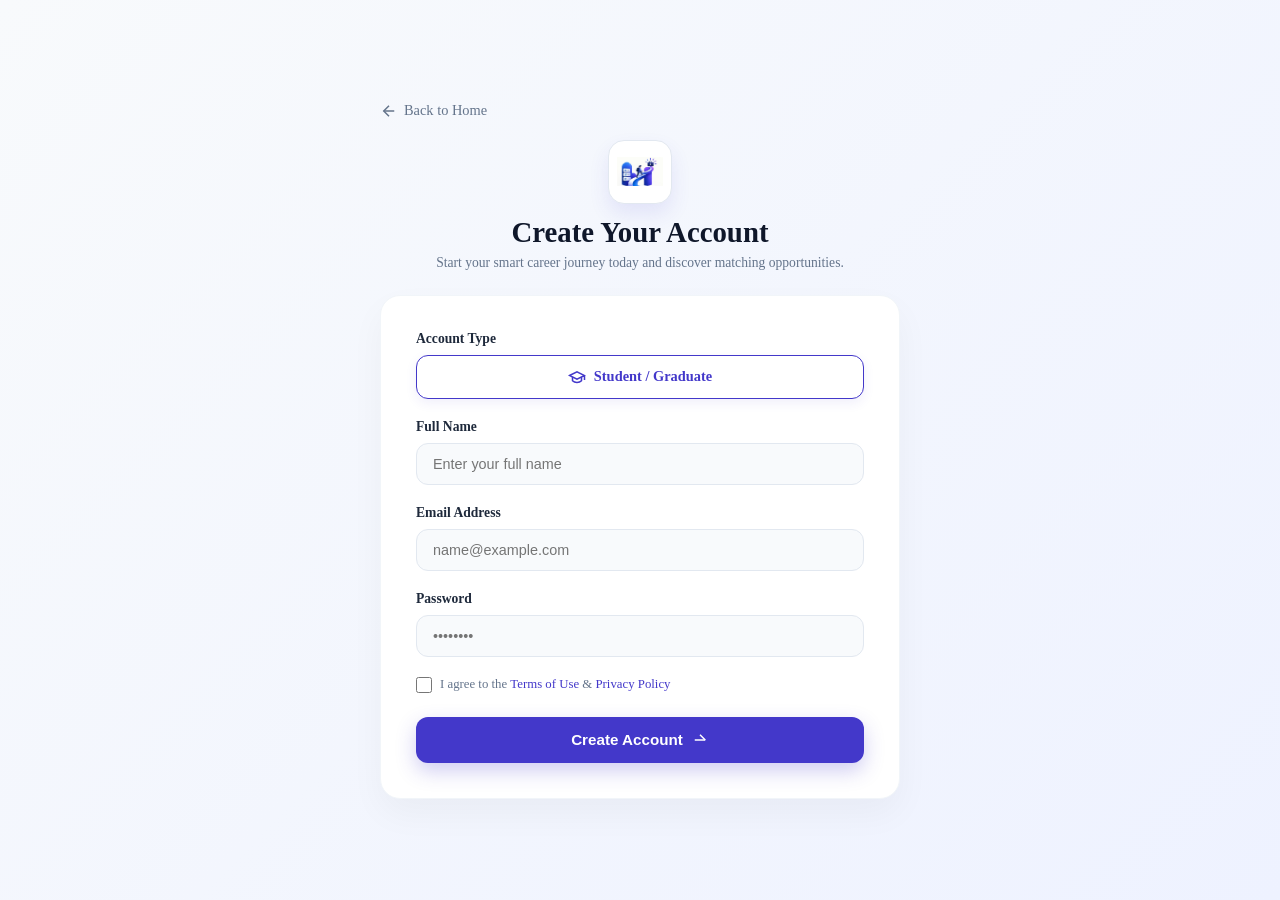
<file: LOGIN.HTML>
<!DOCTYPE html>
<html lang="en">
<head>
    <meta charset="UTF-8">
    <meta name="viewport" content="width=device-width, initial-scale=1.0">
    <title>Document</title>
    <link rel="stylesheet" href="./LOGIN.css">
</head>
<body>

<body>

    <!-- Top Navigation Back Link -->
    <div class="top-nav">
        <a href="index.html" class="back-home-link">
            <svg width="18" height="18" viewBox="0 0 24 24" fill="none" stroke="currentColor" stroke-width="2"><line x1="19" y1="12" x2="5" y2="12"/><polyline points="12 19 5 12 12 5"/></svg>
            <span>Back to Home</span>
        </a>
    </div>

    <div class="signup-container">
        <!-- Logo Header -->
        <div class="brand-header">
            <div class="logo-box">
                <img src="./image/logo.jpg" alt="HireBath Logo" class="logo-img">
            </div>
            <h2>Create Your Account</h2>
            <p>Start your smart career journey today and discover matching opportunities.</p>
        </div>

        <!-- Signup Card -->
        <div class="signup-card">
            <form>
                <!-- Account Type (Student Only) -->
                <div class="form-group">
                    <label>Account Type</label>
                    <div class="account-type-selector">
                        <div class="type-btn active">
                            <svg width="18" height="18" viewBox="0 0 24 24" fill="none" stroke="currentColor" stroke-width="2"><path d="M22 10v6M2 10l10-5 10 5-10 5z"/><path d="M6 12v5c3 3 9 3 12 0v-5"/></svg>
                            <span>Student / Graduate</span>
                        </div>
                    </div>
                </div>

                <!-- Full Name -->
                <div class="form-group">
                    <label>Full Name</label>
                    <input type="text" placeholder="Enter your full name" required>
                </div>

                <!-- Email Address -->
                <div class="form-group">
                    <label>Email Address</label>
                    <input type="email" placeholder="name@example.com" required>
                </div>

                <!-- Password -->
                <div class="form-group">
                    <label>Password</label>
                    <input type="password" placeholder="••••••••" required>
                </div>

             

                <!-- Terms and Conditions -->
                <div class="terms-group">
                    <label class="checkbox-label">
                        <input type="checkbox" required>
                        <span>I agree to the <a href="#">Terms of Use</a> & <a href="#">Privacy Policy</a></span>
                    </label>
                </div>

                <!-- Submit Button -->
                <button type="submit" class="btn-submit">
                    <span>Create Account</span>
                    <svg width="18" height="18" viewBox="0 0 24 24" fill="none" stroke="currentColor" stroke-width="2"><line x1="5" y1="12" x2="19" y2="12"/><polyline points="12 5 19 12 12 5"/></svg>
                </button>
            </form>
        </div>
    </div>

</body>
</html>
</body>
</file>
<file: LOGIN.css>
* {
    box-sizing: border-box;
    margin: 0;
    padding: 0;
    
}

body {
    background: linear-gradient(135deg, #f8fafc 0%, #eef2ff 100%);
    min-height: 100vh;
    padding: 20px;
    display: flex;
    flex-direction: column;
    align-items: center;
    justify-content: center;
}

.top-nav {
    width: 100%;
    max-width: 520px;
    margin-bottom: 20px;
    display: flex;
    justify-content: flex-start;
}

.back-home-link {
    display: flex;
    align-items: center;
    gap: 6px;
    color: #64748b;
    text-decoration: none;
    font-size: 0.9rem;
    font-weight: 500;
    transition: color 0.2s ease;
}

.back-home-link:hover {
    color: #4338CA;
}

.signup-container {
    width: 100%;
    max-width: 520px;
}

.brand-header {
    text-align: center;
    margin-bottom: 24px;
}

.logo-box {
    width: 64px;
    height: 64px;
    background: #ffffff;
    border-radius: 16px;
    display: flex;
    align-items: center;
    justify-content: center;
    margin: 0 auto 12px;
    box-shadow: 0 10px 20px rgba(67, 56, 202, 0.1);
    border: 1px solid #e2e8f0;
    overflow: hidden;
}

.logo-img {
    width: 100%;
    height: 100%;
    object-fit: contain;
    padding: 8px;
}

.brand-header h2 {
    font-size: 1.8rem;
    color: #0f172a;
    font-weight: 700;
    margin-bottom: 6px;
}

.brand-header p {
    font-size: 0.85rem;
    color: #64748b;
}

.signup-card {
    background: #ffffff;
    padding: 35px;
    border-radius: 20px;
    box-shadow: 0 15px 35px rgba(0, 0, 0, 0.04);
    border: 1px solid #f1f5f9;
}

.form-group {
    margin-bottom: 20px;
}

.form-group label {
    display: block;
    font-size: 0.85rem;
    font-weight: 600;
    color: #1e293b;
    margin-bottom: 8px;
    text-align: left;
}

.account-type-selector {
    display: flex;
}

.type-btn {
    width: 100%;
    background: #ffffff;
    border: 1px solid #4338CA;
    padding: 12px;
    border-radius: 12px;
    display: flex;
    align-items: center;
    justify-content: center;
    gap: 8px;
    font-size: 0.9rem;
    font-weight: 600;
    color: #4338CA;
    box-shadow: 0 4px 12px rgba(67, 56, 202, 0.08);
}

.form-group input {
    width: 100%;
    padding: 12px 16px;
    background: #f8fafc;
    border: 1px solid #e2e8f0;
    border-radius: 12px;
    font-size: 0.9rem;
    color: #0f172a;
    outline: none;
    transition: all 0.2s ease;
}

.form-group input:focus {
    border-color: #4338CA;
    background: #ffffff;
    box-shadow: 0 0 0 3px rgba(67, 56, 202, 0.1);
}

.progress-bars {
    display: grid;
    grid-template-columns: repeat(4, 1fr);
    gap: 6px;
    margin: 25px 0 20px;
}

.progress-bars span {
    height: 4px;
    background: #e2e8f0;
    border-radius: 4px;
}

.progress-bars .active-bar {
    background: #4338CA;
}

.terms-group {
    margin-bottom: 24px;
}

.checkbox-label {
    display: flex;
    align-items: center;
    gap: 8px;
    font-size: 0.8rem;
    color: #64748b;
    cursor: pointer;
}

.checkbox-label input {
    width: 16px;
    height: 16px;
    accent-color: #4338CA;
    cursor: pointer;
}

.checkbox-label a {
    color: #4338CA;
    text-decoration: none;
    font-weight: 500;
}

.checkbox-label a:hover {
    text-decoration: underline;
}

.btn-submit {
    width: 100%;
    padding: 14px;
    background: #4338CA;
    color: #ffffff;
    border: none;
    border-radius: 12px;
    font-weight: 600;
    font-size: 0.95rem;
    display: flex;
    align-items: center;
    justify-content: center;
    gap: 8px;
    cursor: pointer;
    transition: background 0.2s ease, transform 0.1s ease;
    box-shadow: 0 8px 20px rgba(67, 56, 202, 0.25);
}

.btn-submit:hover {
    background: #3730a3;
}
</file>
